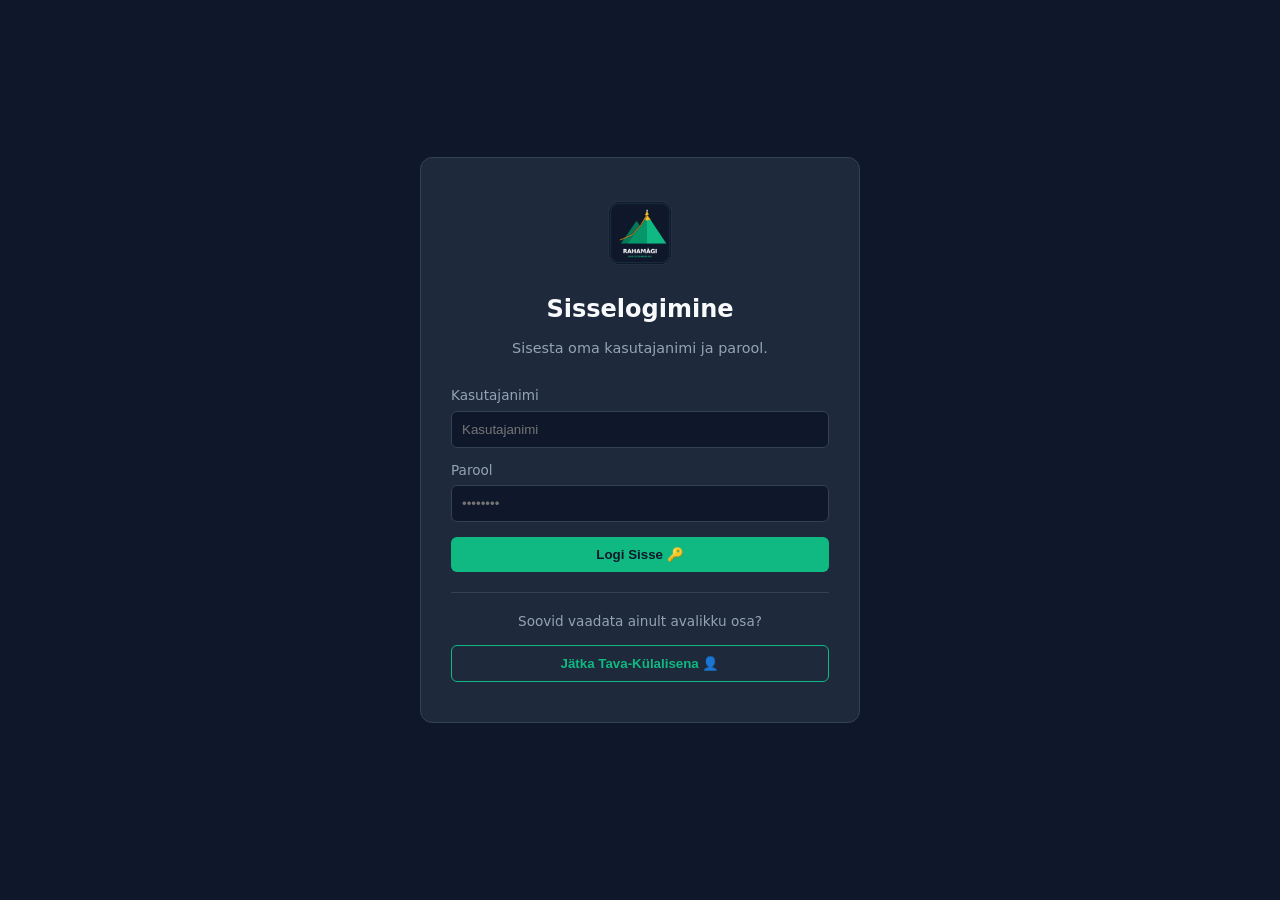
<file: index.html>
<!DOCTYPE html>
<html lang="et">
<head>
    <meta charset="UTF-8">
    <meta name="viewport" content="width=device-width, initial-scale=1.0">
    <title>Rahamägi | Finantsvabaduse Teekond</title>
    <link rel="stylesheet" href="style.css">
    <script src="auth.js"></script>
</head>
<body>

    <header class="main-header">
        <div class="container nav-content">
            <a href="index.html" class="logo-link">
                <img src="rahamagi_logo_official.png" alt="Rahamägi Logo" class="site-logo">
            </a>
            <nav>
                <ul id="main-nav-links"></ul>
            </nav>
        </div>
    </header>

    <main class="container" style="padding-top: 50px;">
        <div class="card" style="text-align: center; padding: 60px 20px;">
            <h1 style="font-size: 2.8rem; margin-bottom: 15px; color: var(--accent-gold);">Tere tulemast Rahamäele! 🚀</h1>
            <p style="font-size: 1.2rem; color: var(--text-muted); max-width: 600px; margin: 0 auto 30px auto;">
                Jälgi minu teekonda finantsvabaduseni, tutvu avaliku investeerimisportfelliga ning arvuta oma liitintressi kasvu.
            </p>
            <div style="display: flex; gap: 15px; justify-content: center;">
                <a href="portfell.html" class="btn">Vaata Portfelli 📊</a>
                <a href="blog.html" class="btn" style="background: var(--card-bg); border: 1px solid var(--border-color); color: white;">Loe Blogi 📝</a>
            </div>
        </div>
    </main>

    <footer>
        <p>&copy; 2026 Rahamägi Blogi. Kõik õigused kaitstud.</p>
    </footer>

</body>
</html>
</file>
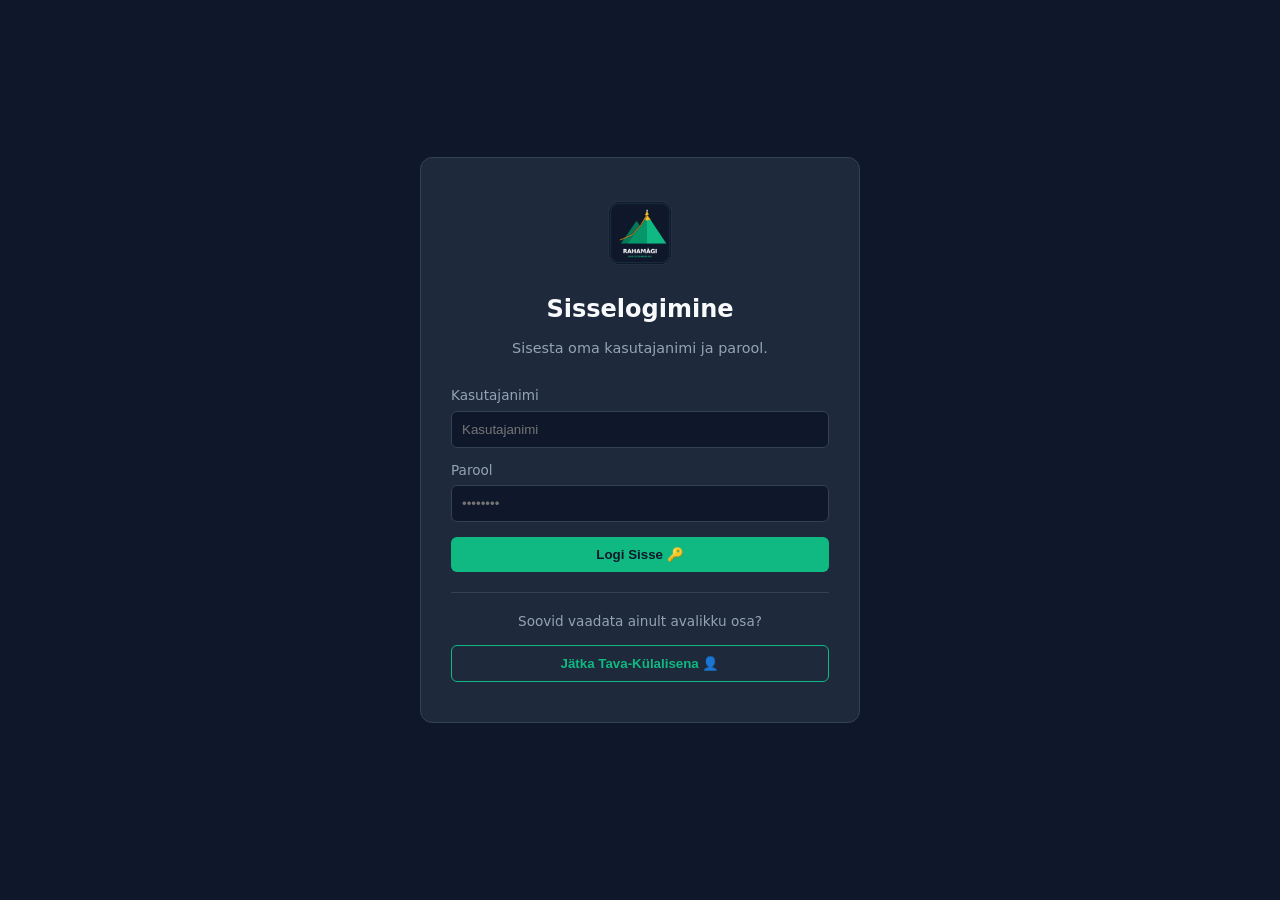
<file: admin.html>
<!DOCTYPE html>
<html lang="et">
<head>
    <meta charset="UTF-8">
    <meta name="viewport" content="width=device-width, initial-scale=1.0">
    <title>Admin Juhtpaneel</title>
    <style>
        * { box-sizing: border-box; margin: 0; padding: 0; font-family: 'Segoe UI', sans-serif; }
        body { background: #0f172a; color: #f8fafc; display: flex; min-height: 100vh; }
        
        .sidebar { width: 250px; background: #1e293b; padding: 25px; border-right: 1px solid #334155; }
        .sidebar h2 { color: #10b981; margin-bottom: 30px; font-size: 1.2rem; }
        .menu { list-style: none; }
        .menu li { margin-bottom: 12px; }
        .menu a { color: #94a3b8; text-decoration: none; font-weight: 600; display: block; padding: 10px; border-radius: 6px; }
        .menu a.active, .menu a:hover { background: #334155; color: white; }
        
        .main { flex-grow: 1; padding: 40px; overflow-y: auto; }
        .card { background: #1e293b; padding: 25px; border-radius: 10px; border: 1px solid #334155; margin-bottom: 30px; }
        
        .form-group { margin-bottom: 20px; }
        .form-group label { display: block; margin-bottom: 8px; color: #cbd5e1; }
        .form-group input, .form-group select, .form-group textarea { width: 100%; padding: 12px; background: #0f172a; border: 1px solid #334155; border-radius: 6px; color: white; font-size: 1rem; }
        .form-group textarea { height: 150px; }
        
        .btn { background: #10b981; color: white; border: none; padding: 12px 24px; border-radius: 6px; font-weight: bold; cursor: pointer; }
        .btn:hover { background: #059669; }
        .btn-danger { background: #ef4444; padding: 6px 12px; font-size: 0.85rem; }
        
        table { width: 100%; border-collapse: collapse; margin-top: 15px; }
        th, td { padding: 12px; text-align: left; border-bottom: 1px solid #334155; }
        th { color: #94a3b8; }
        .preview-img { max-width: 100px; max-height: 60px; border-radius: 4px; margin-top: 10px; display: none; }
    </style>
</head>
<body>

    <aside class="sidebar">
        <h2>Admin Paneel</h2>
        <ul class="menu">
            <li><a href="#" class="active">Lisa Postitus</a></li>
            <li><a href="index.html" target="_blank">Vaata Veebilehte &nearr;</a></li>
            <li><a href="#" onclick="logout()" style="color: #ef4444; margin-top: 40px;">Logi välja</a></li>
        </ul>
    </aside>

    <main class="main">
        <h1 style="margin-bottom: 30px;">Uue artikli lisamine</h1>

        <div class="card">
            <form id="addPostForm">
                <div class="form-group">
                    <label>Pealkiri</label>
                    <input type="text" id="postTitle" placeholder="Nt: Minu augustikuu portfelli ülevaade" required>
                </div>
                <div class="form-group">
                    <label>Kategooria</label>
                    <select id="postCategory">
                        <option value="Aktsiad">Aktsiad</option>
                        <option value="Säästmine">Säästmine</option>
                        <option value="Kinnisvara">Kinnisvara</option>
                        <option value="Ülevaated">Portfelli Ülevaated</option>
                    </select>
                </div>
                <div class="form-group">
                    <label>Pilt (Lae arvutist fail või pane veebi URL)</label>
                    <input type="file" id="postImageFile" accept="image/*" onchange="convertImageToBase64(event)">
                    <input type="url" id="postImageUrl" placeholder="Või kleebi pildi URL siia..." style="margin-top: 10px;">
                    <img id="imgPreview" class="preview-img" alt="Pildi eelvaade">
                </div>
                <div class="form-group">
                    <label>Postituse Lühikokkuvõte (Kuvatakse kaardil)</label>
                    <input type="text" id="postSummary" placeholder="Lühike sissejuhatus..." required>
                </div>
                <div class="form-group">
                    <label>Täielik Sisu</label>
                    <textarea id="postContent" placeholder="Kirjuta siia pikem tekst..." required></textarea>
                </div>
                <button type="submit" class="btn">Avalda Artikkel</button>
            </form>
        </div>

        <h2>Olemasolevad artiklid</h2>
        <div class="card">
            <table>
                <thead>
                    <tr>
                        <th>Pealkiri</th>
                        <th>Kategooria</th>
                        <th>Kuupäev</th>
                        <th>Tegevus</th>
                    </tr>
                </thead>
                <tbody id="adminPostsTable">
                    <!-- Postituste tabel -->
                </tbody>
            </table>
        </div>
    </main>

    <script>
        // Turvakontroll
        if(localStorage.getItem('isAdminLoggedIn') !== 'true') {
            window.location.href = 'login.html';
        }

        let base64Image = '';

        function convertImageToBase64(event) {
            const file = event.target.files[0];
            if (file) {
                const reader = new FileReader();
                reader.onload = function(e) {
                    base64Image = e.target.result;
                    const preview = document.getElementById('imgPreview');
                    preview.src = base64Image;
                    preview.style.display = 'block';
                };
                reader.readAsDataURL(file);
            }
        }

        document.getElementById('addPostForm').addEventListener('submit', function(e) {
            e.preventDefault();
            const posts = JSON.parse(localStorage.getItem('my_blog_posts')) || [];

            const imageUrl = base64Image || document.getElementById('postImageUrl').value || 'https://images.unsplash.com/photo-1579621970563-ebec7560ff3e?w=800';

            const newPost = {
                id: Date.now(),
                title: document.getElementById('postTitle').value,
                category: document.getElementById('postCategory').value,
                summary: document.getElementById('postSummary').value,
                content: document.getElementById('postContent').value,
                image: imageUrl,
                date: new Date().toLocaleDateString('et-EE')
            };

            posts.unshift(newPost);
            localStorage.setItem('my_blog_posts', JSON.stringify(posts));

            alert('Postitus on edukalt lisatud ja veebilehel nähtav!');
            this.reset();
            document.getElementById('imgPreview').style.display = 'none';
            base64Image = '';
            renderTable();
        });

        function renderTable() {
            const posts = JSON.parse(localStorage.getItem('my_blog_posts')) || [];
            const tbody = document.getElementById('adminPostsTable');
            tbody.innerHTML = '';

            posts.forEach(post => {
                tbody.innerHTML += `
                    <tr>
                        <td>${post.title}</td>
                        <td>${post.category}</td>
                        <td>${post.date}</td>
                        <td><button class="btn btn-danger" onclick="deletePost(${post.id})">Kustuta</button></td>
                    </tr>
                `;
            });
        }

        function deletePost(id) {
            let posts = JSON.parse(localStorage.getItem('my_blog_posts')) || [];
            posts = posts.filter(p => p.id !== id);
            localStorage.setItem('my_blog_posts', JSON.stringify(posts));
            renderTable();
        }

        function logout() {
            localStorage.removeItem('isAdminLoggedIn');
            window.location.href = 'login.html';
        }

        renderTable();
    </script>
</body>
</html>
</file>
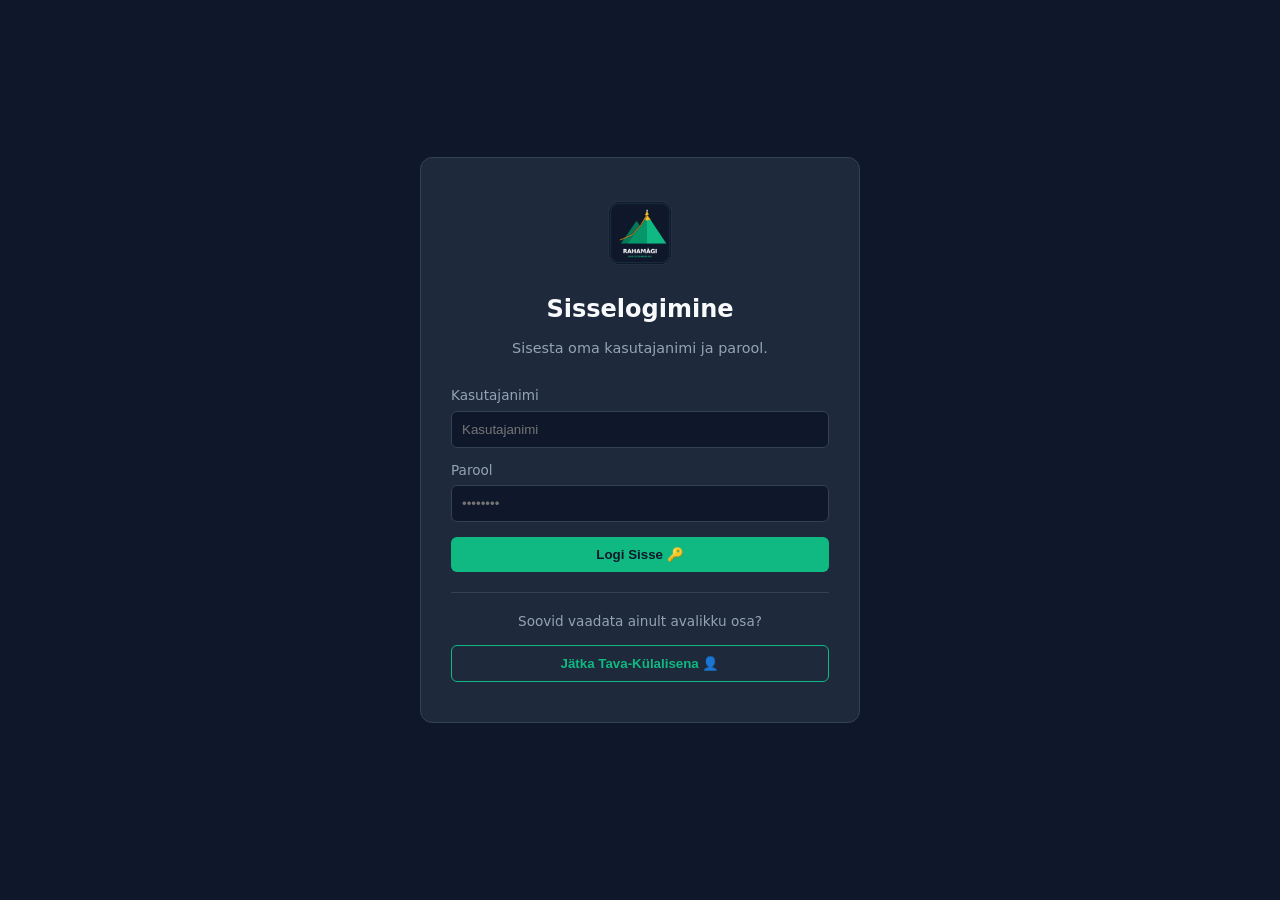
<file: blog.html>
<!DOCTYPE html>
<html lang="et">
<head>
    <meta charset="UTF-8">
    <meta name="viewport" content="width=device-width, initial-scale=1.0">
    <title>Rahamägi | Blogi</title>
    <link rel="stylesheet" href="style.css">
    <script src="auth.js"></script>

    <!-- Quill.js - Võimaldab lisada pilte ja vormindada teksti teksti vahel -->
    <link href="https://cdn.quilljs.com/1.3.6/quill.snow.css" rel="stylesheet">
    <script src="https://cdn.quilljs.com/1.3.6/quill.min.js"></script>

    <style>
        .blog-header {
            display: flex;
            justify-content: space-between;
            align-items: center;
            margin-bottom: 30px;
            flex-wrap: wrap;
            gap: 15px;
        }

        .posts-grid {
            display: grid;
            grid-template-columns: repeat(auto-fill, minmax(300px, 1fr));
            gap: 25px;
            margin-bottom: 50px;
        }

        .post-card {
            background: var(--card-bg);
            border: 1px solid var(--border-color);
            border-radius: 12px;
            overflow: hidden;
            display: flex;
            flex-direction: column;
            transition: transform 0.2s, border-color 0.2s;
        }

        .post-card:hover {
            transform: translateY(-4px);
            border-color: #475569;
        }

        .post-card-content {
            padding: 20px;
            display: flex;
            flex-direction: column;
            flex: 1;
        }

        .post-date {
            font-size: 0.8rem;
            color: var(--text-muted);
            margin-bottom: 8px;
        }

        .post-title {
            font-size: 1.25rem;
            color: var(--text-main);
            margin-bottom: 12px;
            line-height: 1.3;
        }

        .post-excerpt {
            font-size: 0.9rem;
            color: #cbd5e1;
            line-height: 1.5;
            margin-bottom: 20px;
            flex: 1;
        }

        .post-actions {
            display: flex;
            justify-content: space-between;
            align-items: center;
            border-top: 1px solid var(--border-color);
            padding-top: 15px;
            margin-top: auto;
        }

        /* Modal redaktori jaoks */
        .modal {
            display: none;
            position: fixed;
            top: 0; left: 0; width: 100%; height: 100%;
            background: rgba(0,0,0,0.8);
            z-index: 1000;
            justify-content: center;
            align-items: center;
            padding: 20px;
        }

        .modal-content {
            background: #1e293b;
            border: 1px solid var(--border-color);
            border-radius: 12px;
            max-width: 800px;
            width: 100%;
            max-height: 90vh;
            overflow-y: auto;
            padding: 30px;
            color: white;
        }

        /* Quilli redaktori tumeda teema kohandus */
        .ql-toolbar { background: #0f172a; border-color: var(--border-color) !important; border-radius: 6px 6px 0 0; }
        .ql-container { background: #0f172a; border-color: var(--border-color) !important; border-radius: 0 0 6px 6px; color: white; font-size: 1rem; min-height: 200px; }
        .ql-stroke { stroke: #cbd5e1 !important; }
        .ql-fill { fill: #cbd5e1 !important; }
        .ql-picker { color: #cbd5e1 !important; }
    </style>
</head>
<body>

    <header class="main-header">
        <div class="container nav-content">
            <a href="index.html" class="logo-link">
                <img src="rahamagi_logo_official.png" alt="Rahamägi Logo" class="site-logo">
            </a>
            <nav><ul id="main-nav-links"></ul></nav>
        </div>
    </header>

    <main class="container" style="padding-top: 40px;">
        <div class="blog-header">
            <div>
                <h1 style="color: var(--accent-gold); margin-bottom: 5px;">📰 Rahamägi Blogi</h1>
                <p style="color: var(--text-muted);">Mõtted investeerimisest, finantsvabadusest ja portfelli käekäigust.</p>
            </div>
            <div id="admin-add-btn-container"></div>
        </div>

        <!-- POSTITUSTE RUUDUSTIK -->
        <div id="posts-container" class="posts-grid"></div>
    </main>

    <!-- ADMINI POSTITUSE MODAL (UUS / MUUDA) -->
    <div id="post-modal" class="modal">
        <div class="modal-content">
            <h2 id="modal-title" style="margin-bottom: 20px; color: var(--accent-gold);">Uus Postitus</h2>
            <form id="post-form">
                <input type="hidden" id="edit-post-id">
                
                <div style="margin-bottom: 15px;">
                    <label style="display:block; font-size:0.85rem; color:var(--text-muted); margin-bottom:5px;">Pealkiri</label>
                    <input type="text" id="post-title-input" required placeholder="Sisesta postituse pealkiri" style="width:100%; padding:10px; background:#0f172a; border:1px solid var(--border-color); color:white; border-radius:6px;">
                </div>

                <div style="margin-bottom: 15px;">
                    <label style="display:block; font-size:0.85rem; color:var(--text-muted); margin-bottom:5px;">Lühikirjeldus (kuvatakse kaartidel)</label>
                    <textarea id="post-excerpt-input" required placeholder="Lühike kokkuvõte..." rows="2" style="width:100%; padding:10px; background:#0f172a; border:1px solid var(--border-color); color:white; border-radius:6px;"></textarea>
                </div>

                <div style="margin-bottom: 20px;">
                    <label style="display:block; font-size:0.85rem; color:var(--text-muted); margin-bottom:5px;">Sisu (saad teksti vahele lisada pilte 🖼️ nuppudest)</label>
                    <div id="quill-editor"></div>
                </div>

                <div style="display:flex; justify-content:flex-end; gap:10px;">
                    <button type="button" onclick="closeModal()" class="btn" style="background:transparent; border:1px solid var(--border-color);">Tühista</button>
                    <button type="submit" class="btn">Salvesta Postitus 💾</button>
                </div>
            </form>
        </div>
    </div>

    <script>
        const currentUser = JSON.parse(localStorage.getItem('rahamagi_user'));
        const isAdmin = currentUser?.role === 'admin';

        // Näidispostitused (kui localStorage on tühi)
        const defaultPosts = [
            {
                id: "101",
                date: "2026-09-01",
                title: "Kuidas alustasin portfelli kasvatamist 2026. aastal",
                excerpt: "Esimene ülevaade minu eesmärkidest, strateegiast ning varade jaotusest.",
                content: "<p>Tere tulemast minu blogisse! Siin teekonnal jagan avameelselt oma samme investeerimismaailmas.</p><p>Minu peamine fookus on laiapõhjalistel ETF-idel ja dividendiaktsiatel.</p><p><img src='https://images.unsplash.com/photo-1611974789855-9c2a0a7236a3?auto=format&fit=crop&w=800&q=80'></p><p>Pildil on näha turu liikumist. Oluline on hoida külma närvi ja investeerida regulaarselt iga kuu!</p>"
            }
        ];

        let posts = JSON.parse(localStorage.getItem('rahamagi_posts')) || defaultPosts;

        // Initsialiseeri Quill editor
        var quill = new Quill('#quill-editor', {
            theme: 'snow',
            modules: {
                toolbar: [
                    [{ 'header': [1, 2, false] }],
                    ['bold', 'italic', 'underline'],
                    [{ 'list': 'ordered'}, { 'list': 'bullet' }],
                    ['link', 'image'], // Piltide lisamise nupp
                    ['clean']
                ]
            }
        });

        // Kuva Admini "+ Uus Postitus" nupp
        if (isAdmin) {
            document.getElementById('admin-add-btn-container').innerHTML = `
                <button onclick="openModal()" class="btn">+ Lisa Uus Postitus ✏️</button>
            `;
        }

        function renderPosts() {
            const container = document.getElementById('posts-container');
            container.innerHTML = '';

            if (posts.length === 0) {
                container.innerHTML = '<p style="color:var(--text-muted);">Postitusi veel pole.</p>';
                return;
            }

            // Sorteeri uuemad ettepoole
            const sorted = [...posts].sort((a,b) => new Date(b.date) - new Date(a.date));

            sorted.forEach(post => {
                const card = document.createElement('div');
                card.className = 'post-card';
                card.innerHTML = `
                    <div class="post-card-content">
                        <div class="post-date">🗓️ ${post.date}</div>
                        <h2 class="post-title">${post.title}</h2>
                        <p class="post-excerpt">${post.excerpt}</p>
                        
                        <div class="post-actions">
                            <a href="post.html?id=${post.id}" class="btn" style="padding: 6px 14px; font-size: 0.85rem;">Loe edasi ➔</a>
                            
                            ${isAdmin ? `
                                <div style="display:flex; gap:6px;">
                                    <button onclick="editPost('${post.id}')" class="btn" style="padding: 4px 10px; font-size:0.8rem; background: rgba(245, 158, 11, 0.2); color: var(--accent-gold); border: 1px solid var(--accent-gold);">✏️ Muuda</button>
                                    <button onclick="deletePost('${post.id}')" class="btn" style="padding: 4px 10px; font-size:0.8rem; background: rgba(239, 68, 68, 0.2); color: #ef4444; border: 1px solid #ef4444;">🗑️</button>
                                </div>
                            ` : ''}
                        </div>
                    </div>
                `;
                container.appendChild(card);
            });
        }

        function openModal(editId = null) {
            document.getElementById('post-modal').style.display = 'flex';
            if (editId) {
                const p = posts.find(item => item.id === editId);
                document.getElementById('modal-title').innerText = 'Muuda Postitust';
                document.getElementById('edit-post-id').value = p.id;
                document.getElementById('post-title-input').value = p.title;
                document.getElementById('post-excerpt-input').value = p.excerpt;
                quill.root.innerHTML = p.content || '';
            } else {
                document.getElementById('modal-title').innerText = 'Uus Postitus';
                document.getElementById('edit-post-id').value = '';
                document.getElementById('post-title-input').value = '';
                document.getElementById('post-excerpt-input').value = '';
                quill.root.innerHTML = '';
            }
        }

        function closeModal() {
            document.getElementById('post-modal').style.display = 'none';
        }

        document.getElementById('post-form').addEventListener('submit', function(e) {
            e.preventDefault();
            if (!isAdmin) return;

            const editId = document.getElementById('edit-post-id').value;
            const title = document.getElementById('post-title-input').value.trim();
            const excerpt = document.getElementById('post-excerpt-input').value.trim();
            const content = quill.root.innerHTML;

            if (editId) {
                // Muuda olemasolevat
                const idx = posts.findIndex(p => p.id === editId);
                if (idx !== -1) {
                    posts[idx].title = title;
                    posts[idx].excerpt = excerpt;
                    posts[idx].content = content;
                }
            } else {
                // Lisa uus postitus
                const newPost = {
                    id: Date.now().toString(),
                    date: new Date().toISOString().split('T')[0],
                    title,
                    excerpt,
                    content
                };
                posts.push(newPost);
            }

            localStorage.setItem('rahamagi_posts', JSON.stringify(posts));
            closeModal();
            renderPosts();
        });

        function editPost(id) {
            openModal(id);
        }

        function deletePost(id) {
            if (!isAdmin) return;
            if (confirm('Kas oled kindel, et soovid selle postituse kustutada?')) {
                posts = posts.filter(p => p.id !== id);
                localStorage.setItem('rahamagi_posts', JSON.stringify(posts));
                renderPosts();
            }
        }

        renderPosts();
    </script>
</body>
</html>
</file>
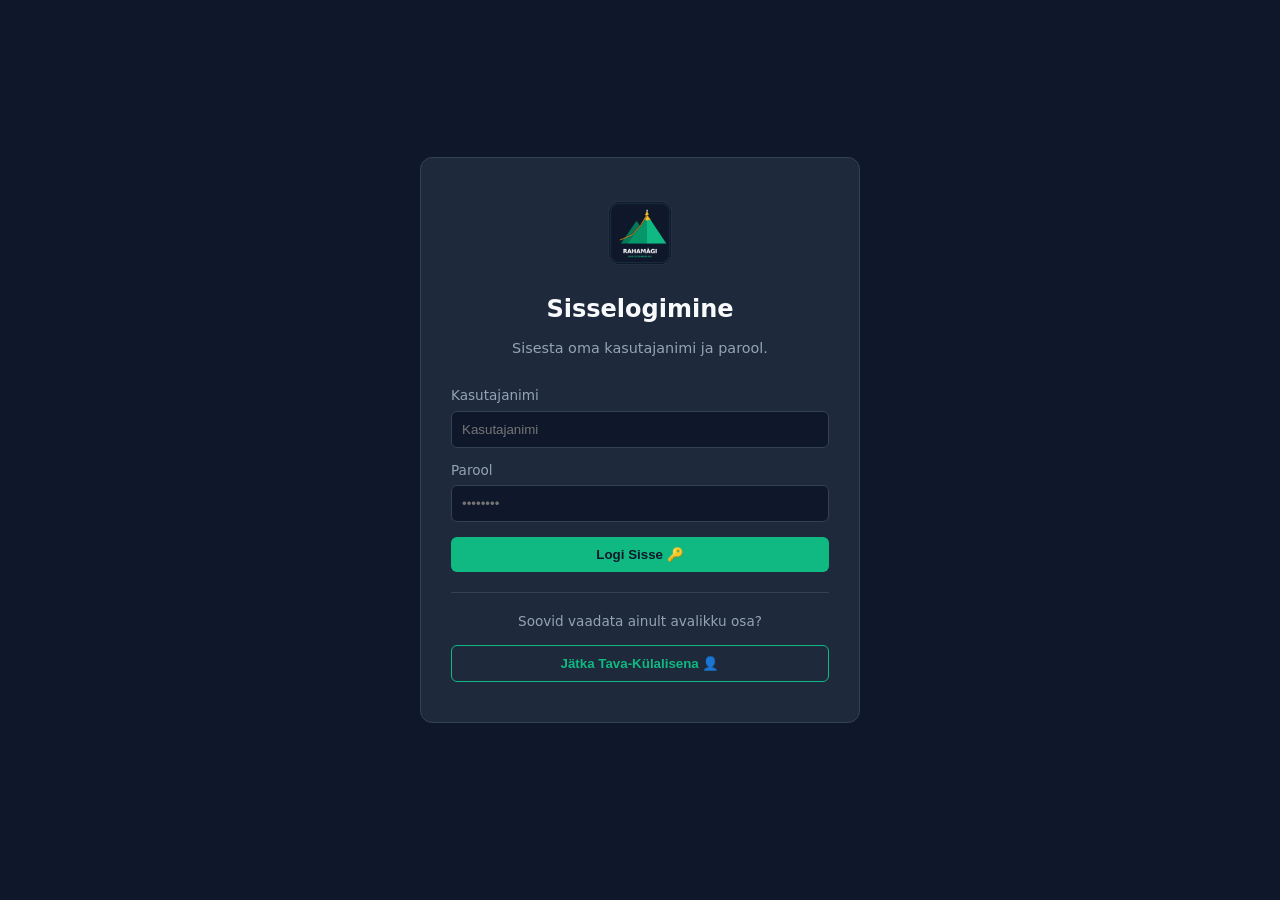
<file: eesmargid.html>
<!DOCTYPE html>
<html lang="et">
<head>
    <meta charset="UTF-8">
    <meta name="viewport" content="width=device-width, initial-scale=1.0">
    <title>Rahamägi | 10 Tuleviku Eesmärki</title>
    <link rel="stylesheet" href="style.css">
    <script src="auth.js"></script>
    <style>
        .goal-card {
            background: var(--card-bg);
            border: 1px solid var(--border-color);
            border-radius: 12px;
            padding: 18px 24px;
            display: flex;
            align-items: center;
            justify-content: space-between;
            gap: 15px;
            transition: all 0.2s ease;
        }

        .goal-card:hover { border-color: #475569; }

        .goal-card.completed {
            background: rgba(16, 185, 129, 0.05);
            border-color: rgba(16, 185, 129, 0.3);
        }

        .goal-left {
            display: flex;
            align-items: center;
            gap: 15px;
            flex: 1;
        }

        .goal-num {
            font-weight: bold;
            color: var(--accent-gold);
            font-size: 1.1rem;
            min-width: 35px;
        }

        .goal-text {
            font-size: 1.05rem;
            color: var(--text-main);
            line-height: 1.4;
        }

        .goal-card.completed .goal-text {
            text-decoration: line-through;
            color: var(--text-muted);
        }

        .btn-edit-action {
            background: rgba(255, 255, 255, 0.08);
            border: 1px solid var(--border-color);
            color: var(--text-main);
            padding: 6px 14px;
            border-radius: 6px;
            cursor: pointer;
            font-size: 0.85rem;
            font-weight: bold;
            transition: all 0.2s;
            white-space: nowrap;
        }

        .btn-edit-action:hover {
            background: var(--accent-gold);
            color: #0f172a;
            border-color: var(--accent-gold);
        }

        .edit-input {
            width: 100%;
            padding: 8px 12px;
            background: #0f172a;
            border: 1px solid var(--accent-gold);
            color: white;
            border-radius: 6px;
            font-size: 1rem;
        }

        .role-notice {
            background: rgba(245, 158, 11, 0.1);
            border: 1px solid var(--accent-gold);
            color: var(--accent-gold);
            padding: 12px 18px;
            border-radius: 8px;
            margin-bottom: 20px;
            font-size: 0.9rem;
            display: flex;
            align-items: center;
            gap: 10px;
        }
    </style>
</head>
<body>

    <header class="main-header">
        <div class="container nav-content">
            <a href="index.html" class="logo-link">
                <img src="rahamagi_logo_official.png" alt="Rahamägi Logo" class="site-logo">
            </a>
            <nav><ul id="main-nav-links"></ul></nav>
        </div>
    </header>

    <main class="container" style="padding-top: 40px; max-width: 850px;">
        <div class="card" style="border-left: 4px solid var(--accent-gold); margin-bottom: 20px;">
            <h1 style="color: var(--accent-gold); margin-bottom: 5px;">🎯 Minu 10 Tuleviku Eesmärki</h1>
            <p style="color: var(--text-muted); font-size: 0.95rem;">
                🔒 *Kaitstud leht.* Siin on välja toodud minu pikemaajalised sihid ja teetähised.
            </p>
        </div>

        <div id="role-notice-container"></div>

        <div id="goals-container" style="display: flex; flex-direction: column; gap: 12px; margin-bottom: 50px;">
        </div>
    </main>

    <script>
        const currentUser = JSON.parse(localStorage.getItem('rahamagi_user'));
        const isAdmin = currentUser?.role === 'admin';

        // Eri-Külalise teavitus
        if (currentUser?.role === 'specialguest') {
            document.getElementById('role-notice-container').innerHTML = `
                <div class="role-notice">
                    <span>⭐</span>
                    <div><strong>Eri-Külalise vaatamisrežiim:</strong> Sulle on avatud eesmärkide leht, kuid muudatuste tegemine on lubatud ainult Admin kasutajale.</div>
                </div>
            `;
        }

        const defaultGoals = [
            { id: 1, text: "Kasvatada investeerimisportfell 50 000 eurost kõrgemale", done: false, isEditing: false },
            { id: 2, text: "Saavutada igakuine passiivne dividenditulu 200 €", done: false, isEditing: false },
            { id: 3, text: "Osta esimene üürikinnisvara objekt", done: false, isEditing: false },
            { id: 4, text: "Lugeda läbi 12 finants- ja investeerimisraamatut aastas", done: false, isEditing: false },
            { id: 5, text: "Automiseerida igakuine 500 € sissemakse S&P 500 fondi", done: false, isEditing: false },
            { id: 6, text: "Lüüa kokku ja hoida hädaabifondi 6 kuu kulude ulatuses", done: false, isEditing: false },
            { id: 7, text: "Reisida Aasiasse ilma töömuresid tundmata", done: false, isEditing: false },
            { id: 8, text: "Luua lisatulu allikas oma veebiprojektist", done: false, isEditing: false },
            { id: 9, text: "Koolitada ennast optsioonide ja võlakirjade teemal", done: false, isEditing: false },
            { id: 10, text: "Saavutada täielik finantsvabadus", done: false, isEditing: false }
        ];

        let goals = JSON.parse(localStorage.getItem('rahamagi_goals')) || defaultGoals;

        function saveGoalsStorage() {
            if (isAdmin) {
                localStorage.setItem('rahamagi_goals', JSON.stringify(goals));
            }
        }

        function renderGoals() {
            const container = document.getElementById('goals-container');
            container.innerHTML = '';

            goals.forEach((g, index) => {
                const card = document.createElement('div');
                card.className = `goal-card ${g.done ? 'completed' : ''}`;

                if (g.isEditing && isAdmin) {
                    card.innerHTML = `
                        <div class="goal-left">
                            <span class="goal-num">#${index + 1}</span>
                            <input type="text" id="input-${index}" class="edit-input" value="${g.text}">
                        </div>
                        <div style="display: flex; gap: 8px;">
                            <button onclick="saveSingleGoal(${index})" class="btn" style="padding: 6px 14px; font-size: 0.85rem;">Salvesta 💾</button>
                            <button onclick="cancelEdit(${index})" class="btn-edit-action">Tühista</button>
                        </div>
                    `;
                } else {
                    card.innerHTML = `
                        <div class="goal-left">
                            <span class="goal-num">#${index + 1}</span>
                            <input type="checkbox" ${g.done ? 'checked' : ''} ${isAdmin ? `onchange="toggleDone(${index})"` : 'disabled'} style="width: 20px; height: 20px; ${isAdmin ? 'cursor: pointer;' : 'cursor: not-allowed;'}">
                            <span class="goal-text">${g.text}</span>
                        </div>
                        ${isAdmin ? `<button onclick="enableEdit(${index})" class="btn-edit-action">✏️ Muuda</button>` : ''}
                    `;
                }

                container.appendChild(card);
            });
        }

        function toggleDone(index) {
            if (!isAdmin) return;
            goals[index].done = !goals[index].done;
            saveGoalsStorage();
            renderGoals();
        }

        function enableEdit(index) {
            if (!isAdmin) return;
            goals[index].isEditing = true;
            renderGoals();
            const inputEl = document.getElementById(`input-${index}`);
            if (inputEl) inputEl.focus();
        }

        function cancelEdit(index) {
            goals[index].isEditing = false;
            renderGoals();
        }

        function saveSingleGoal(index) {
            if (!isAdmin) return;
            const inputEl = document.getElementById(`input-${index}`);
            if (inputEl && inputEl.value.trim() !== '') {
                goals[index].text = inputEl.value.trim();
                goals[index].isEditing = false;
                saveGoalsStorage();
                renderGoals();
            }
        }

        renderGoals();
    </script>
</body>
</html>
</file>
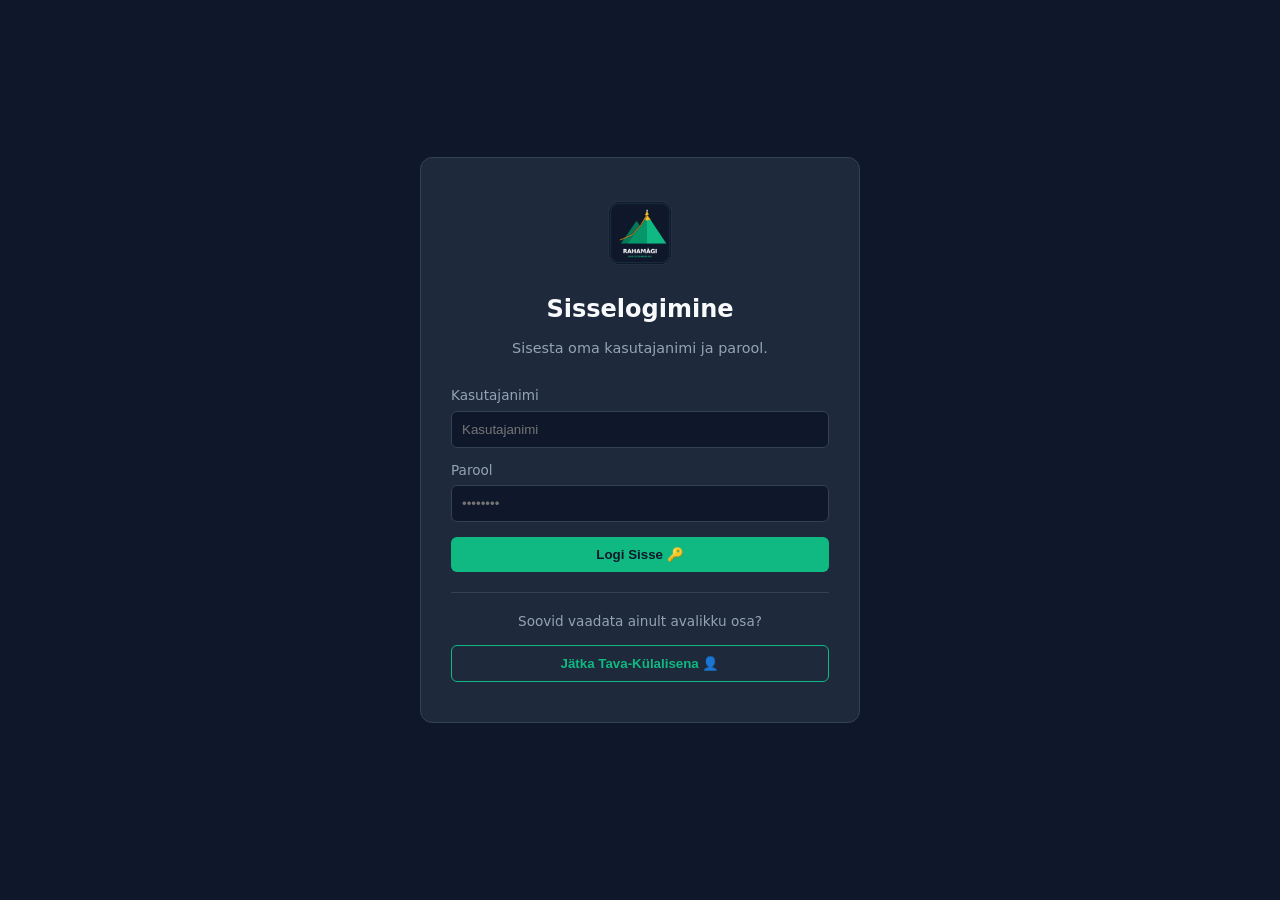
<file: kalkulaator.html>
<!DOCTYPE html>
<html lang="et">
<head>
    <meta charset="UTF-8">
    <meta name="viewport" content="width=device-width, initial-scale=1.0">
    <title>Rahamägi | Kalkulaator</title>
    <link rel="stylesheet" href="style.css">
    <script src="auth.js"></script>
</head>
<body>

    <header class="main-header">
        <div class="container nav-content">
            <a href="index.html" class="logo-link">
                <img src="rahamagi_logo_official.png" alt="Rahamägi Logo" class="site-logo">
            </a>
            <nav>
                <ul id="main-nav-links"></ul>
            </nav>
        </div>
    </header>

    <main class="container" style="padding-top: 40px;">
        <div class="card" style="max-width: 600px; margin: 0 auto;">
            <h2 style="margin-bottom: 20px; color: var(--accent-gold);">🧮 Liitintressi Kalkulaator</h2>
            
            <div style="margin-bottom: 15px;">
                <label style="display:block; margin-bottom: 5px; color: var(--text-muted);">Algsumma (€):</label>
                <input type="number" id="calc-start" value="1000" style="width:100%; padding:10px; background:#0f172a; border:1px solid var(--border-color); color:white; border-radius:6px;">
            </div>

            <div style="margin-bottom: 15px;">
                <label style="display:block; margin-bottom: 5px; color: var(--text-muted);">Igakuine sissemakse (€):</label>
                <input type="number" id="calc-monthly" value="200" style="width:100%; padding:10px; background:#0f172a; border:1px solid var(--border-color); color:white; border-radius:6px;">
            </div>

            <div style="margin-bottom: 15px;">
                <label style="display:block; margin-bottom: 5px; color: var(--text-muted);">Oodatav tootlus aastas (%):</label>
                <input type="number" id="calc-rate" value="8" style="width:100%; padding:10px; background:#0f172a; border:1px solid var(--border-color); color:white; border-radius:6px;">
            </div>

            <div style="margin-bottom: 20px;">
                <label style="display:block; margin-bottom: 5px; color: var(--text-muted);">Periood (aastates):</label>
                <input type="number" id="calc-years" value="10" style="width:100%; padding:10px; background:#0f172a; border:1px solid var(--border-color); color:white; border-radius:6px;">
            </div>

            <button onclick="calculate()" class="btn" style="width: 100%;">Arvuta Tulemus</button>

            <div id="result" style="margin-top: 25px; padding: 15px; background: #0f172a; border-radius: 8px; text-align: center; display: none;">
                <span style="color: var(--text-muted);">Tulevikuväärtus:</span>
                <h2 id="result-value" style="color: var(--accent-green); font-size: 2rem;">0 €</h2>
            </div>
        </div>
    </main>

    <script>
        function calculate() {
            const start = parseFloat(document.getElementById('calc-start').value) || 0;
            const monthly = parseFloat(document.getElementById('calc-monthly').value) || 0;
            const rate = (parseFloat(document.getElementById('calc-rate').value) || 0) / 100 / 12;
            const months = (parseInt(document.getElementById('calc-years').value) || 0) * 12;

            let total = start;
            for (let i = 0; i < months; i++) {
                total = (total + monthly) * (1 + rate);
            }

            document.getElementById('result-value').innerText = total.toLocaleString('et-EE', {maximumFractionDigits: 2}) + ' €';
            document.getElementById('result').style.display = 'block';
        }
    </script>
</body>
</html>
</file>
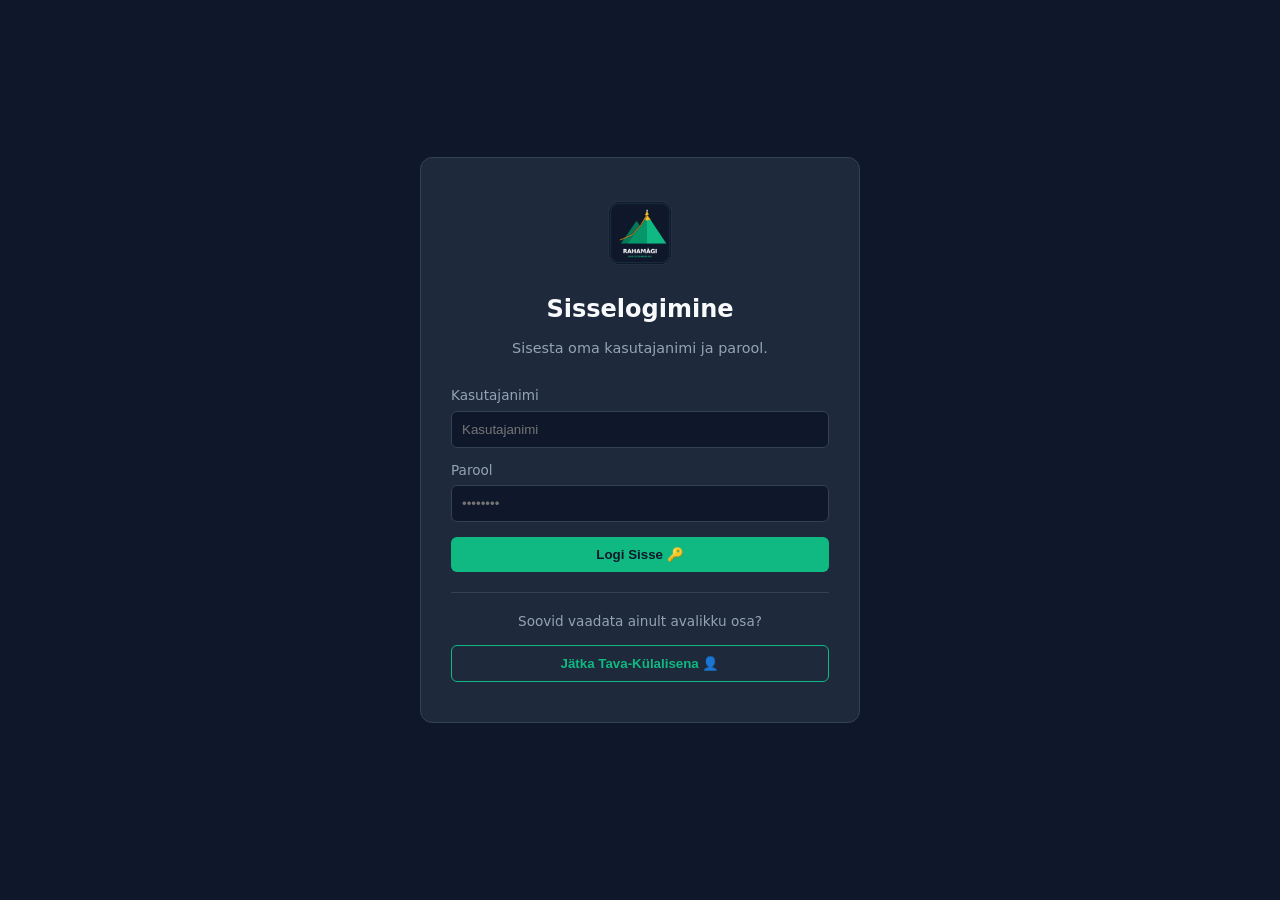
<file: login.html>
<!DOCTYPE html>
<html lang="et">
<head>
    <meta charset="UTF-8">
    <meta name="viewport" content="width=device-width, initial-scale=1.0">
    <title>Rahamägi | Sisselogimine</title>
    <link rel="stylesheet" href="style.css">
</head>
<body style="display: flex; align-items: center; justify-content: center; min-height: 100vh; padding: 20px;">

    <div class="card" style="max-width: 440px; width: 100%; text-align: center; padding: 40px 30px;">
        <img src="rahamagi_logo_official.png" alt="Logo" style="height: 70px; margin-bottom: 15px; border-radius: 12px;">
        <h2 style="margin-bottom: 8px;">Sisselogimine</h2>
        <p style="color: var(--text-muted); font-size: 0.9rem; margin-bottom: 25px;">Sisesta oma kasutajanimi ja parool.</p>

        <!-- PAROOLIGA SISSELOGIMISE VORM -->
        <form id="login-form" style="text-align: left; margin-bottom: 20px;">
            <div style="margin-bottom: 12px;">
                <label style="display:block; font-size: 0.85rem; color: var(--text-muted); margin-bottom: 4px;">Kasutajanimi</label>
                <input type="text" id="username" required placeholder="Kasutajanimi" style="width:100%; padding:10px; background:#0f172a; border:1px solid var(--border-color); color:white; border-radius:6px;">
            </div>
            <div style="margin-bottom: 15px;">
                <label style="display:block; font-size: 0.85rem; color: var(--text-muted); margin-bottom: 4px;">Parool</label>
                <input type="password" id="password" required placeholder="••••••••" style="width:100%; padding:10px; background:#0f172a; border:1px solid var(--border-color); color:white; border-radius:6px;">
            </div>
            <p id="error-msg" style="color: #ef4444; font-size: 0.85rem; display: none; margin-bottom: 10px;">Vale kasutajanimi või parool!</p>
            <button type="submit" class="btn" style="width: 100%;">Logi Sisse 🔑</button>
        </form>

        <div style="border-top: 1px solid var(--border-color); padding-top: 18px; margin-top: 18px;">
            <p style="color: var(--text-muted); font-size: 0.85rem; margin-bottom: 12px;">Soovid vaadata ainult avalikku osa?</p>
            <button onclick="loginAsGuest()" class="btn" style="width: 100%; background: transparent; border: 1px solid var(--accent-green); color: var(--accent-green);">Jätka Tava-Külalisena 👤</button>
        </div>
    </div>

    <script>
        document.getElementById('login-form').addEventListener('submit', function(e) {
            e.preventDefault();
            const u = document.getElementById('username').value.trim();
            const p = document.getElementById('password').value.trim();

            if (u === 'admin' && p === 'admin123') {
                localStorage.setItem('rahamagi_user', JSON.stringify({ role: 'admin', name: 'Admin' }));
                window.location.href = 'index.html';
            } else if (u === 'specialguest' && p === 'special123') {
                localStorage.setItem('rahamagi_user', JSON.stringify({ role: 'specialguest', name: 'Eri-Külaline' }));
                window.location.href = 'index.html';
            } else {
                document.getElementById('error-msg').style.display = 'block';
            }
        });

        function loginAsGuest() {
            localStorage.setItem('rahamagi_user', JSON.stringify({ role: 'guest', name: 'Külaline' }));
            window.location.href = 'index.html';
        }
    </script>
</body>
</html>
</file>
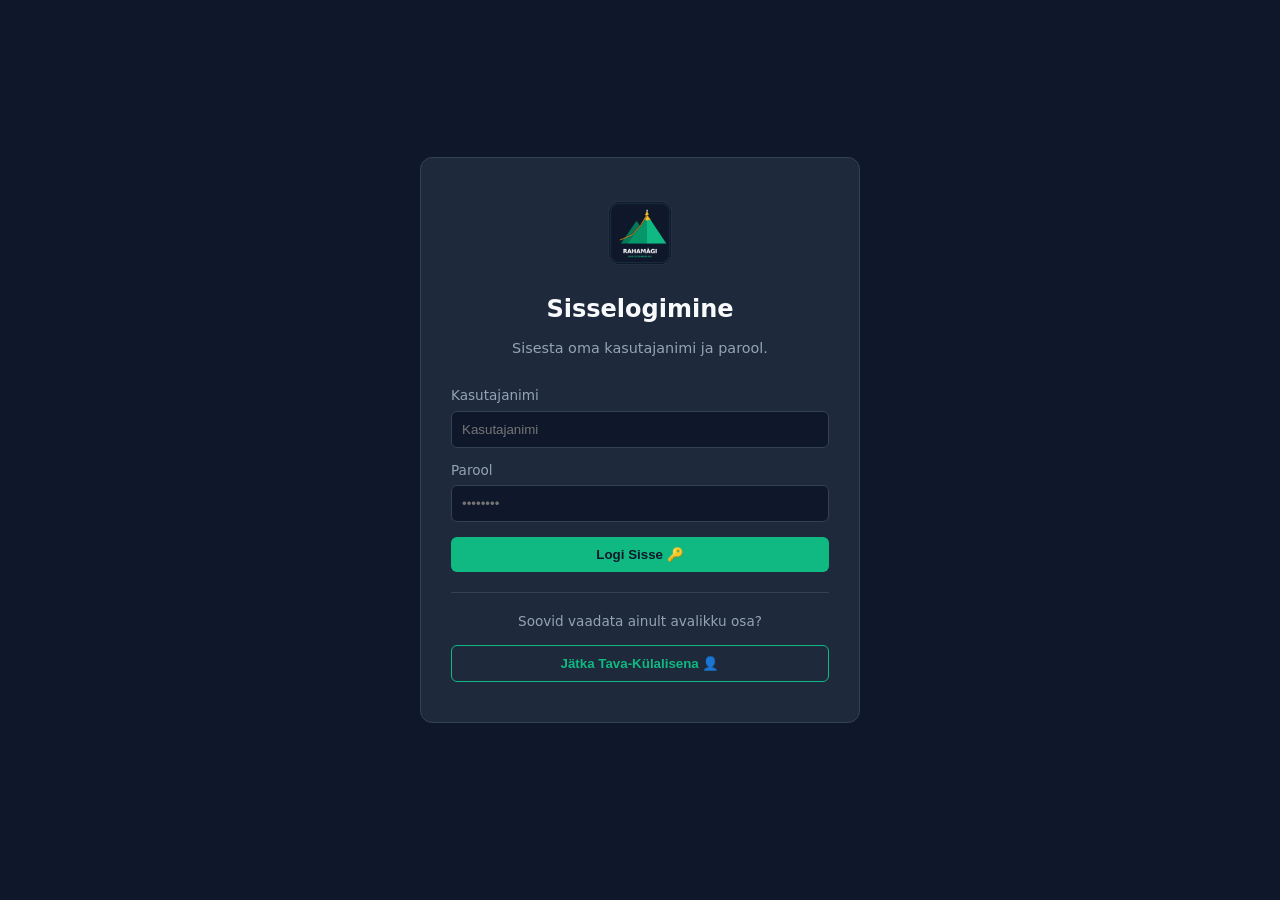
<file: post.html>
<!DOCTYPE html>
<html lang="et">
<head>
    <meta charset="UTF-8">
    <meta name="viewport" content="width=device-width, initial-scale=1.0">
    <title>Rahamägi | Postitus</title>
    <link rel="stylesheet" href="style.css">
    <script src="auth.js"></script>
    <style>
        .post-wrapper {
            max-width: 800px;
            margin: 40px auto 60px auto;
            background: var(--card-bg);
            border: 1px solid var(--border-color);
            border-radius: 12px;
            padding: 35px;
        }

        .post-header {
            border-bottom: 1px solid var(--border-color);
            padding-bottom: 20px;
            margin-bottom: 25px;
        }

        .post-meta {
            font-size: 0.85rem;
            color: var(--text-muted);
            margin-bottom: 10px;
            display: flex;
            align-items: center;
            justify-content: space-between;
        }

        .post-full-title {
            font-size: 2.2rem;
            color: var(--text-main);
            line-height: 1.25;
        }

        /* Postituse sisu kujundus koos piltidega teksti vahel */
        .post-body {
            color: #cbd5e1;
            font-size: 1.05rem;
            line-height: 1.75;
        }

        .post-body p { margin-bottom: 18px; }
        .post-body h1, .post-body h2, .post-body h3 { color: var(--text-main); margin: 25px 0 12px 0; }
        
        /* Teksti sees olevate piltide automaatne kohandamine */
        .post-body img {
            max-width: 100%;
            height: auto;
            border-radius: 8px;
            margin: 20px 0;
            display: block;
            border: 1px solid var(--border-color);
        }

        .post-body ul, .post-body ol { margin-left: 20px; margin-bottom: 18px; }
    </style>
</head>
<body>

    <header class="main-header">
        <div class="container nav-content">
            <a href="index.html" class="logo-link">
                <img src="rahamagi_logo_official.png" alt="Rahamägi Logo" class="site-logo">
            </a>
            <nav><ul id="main-nav-links"></ul></nav>
        </div>
    </header>

    <main class="container">
        <div style="margin-top: 25px;">
            <a href="blog.html" style="color: var(--accent-gold); text-decoration: none; font-size: 0.95rem; font-weight: bold;">← Tagasi blogisse</a>
        </div>

        <div id="post-view-container">
            <!-- POSTITUSE SISU LAETAKSE SIIA JS ABIL -->
        </div>
    </main>

    <script>
        const currentUser = JSON.parse(localStorage.getItem('rahamagi_user'));
        const isAdmin = currentUser?.role === 'admin';

        // Loe URL-ist postituse ID (nt post.html?id=101)
        const urlParams = new URLSearchParams(window.location.search);
        const postId = urlParams.get('id');

        const posts = JSON.parse(localStorage.getItem('rahamagi_posts')) || [];
        const post = posts.find(p => p.id === postId);

        const container = document.getElementById('post-view-container');

        if (!post) {
            container.innerHTML = `
                <div class="post-wrapper" style="text-align: center; padding: 60px 20px;">
                    <h2 style="color: #ef4444; margin-bottom: 10px;">Postitust ei leitud!</h2>
                    <p style="color: var(--text-muted); margin-bottom: 20px;">Võimalik, et see postitus on kustutatud või link on vigane.</p>
                    <a href="blog.html" class="btn">Tagasi Blogisse</a>
                </div>
            `;
        } else {
            container.innerHTML = `
                <article class="post-wrapper">
                    <div class="post-header">
                        <div class="post-meta">
                            <span>🗓️ Avaldatud: ${post.date}</span>
                            ${isAdmin ? `<button onclick="goToEdit('${post.id}')" class="btn" style="padding: 4px 10px; font-size: 0.8rem; background: rgba(245, 158, 11, 0.2); color: var(--accent-gold); border: 1px solid var(--accent-gold);">✏️ Muuda postitust</button>` : ''}
                        </div>
                        <h1 class="post-full-title">${post.title}</h1>
                    </div>
                    
                    <div class="post-body">
                        ${post.content}
                    </div>
                </article>
            `;
        }

        function goToEdit(id) {
            window.location.href = `blog.html?edit=${id}`;
        }
    </script>
</body>
</html>
</file>
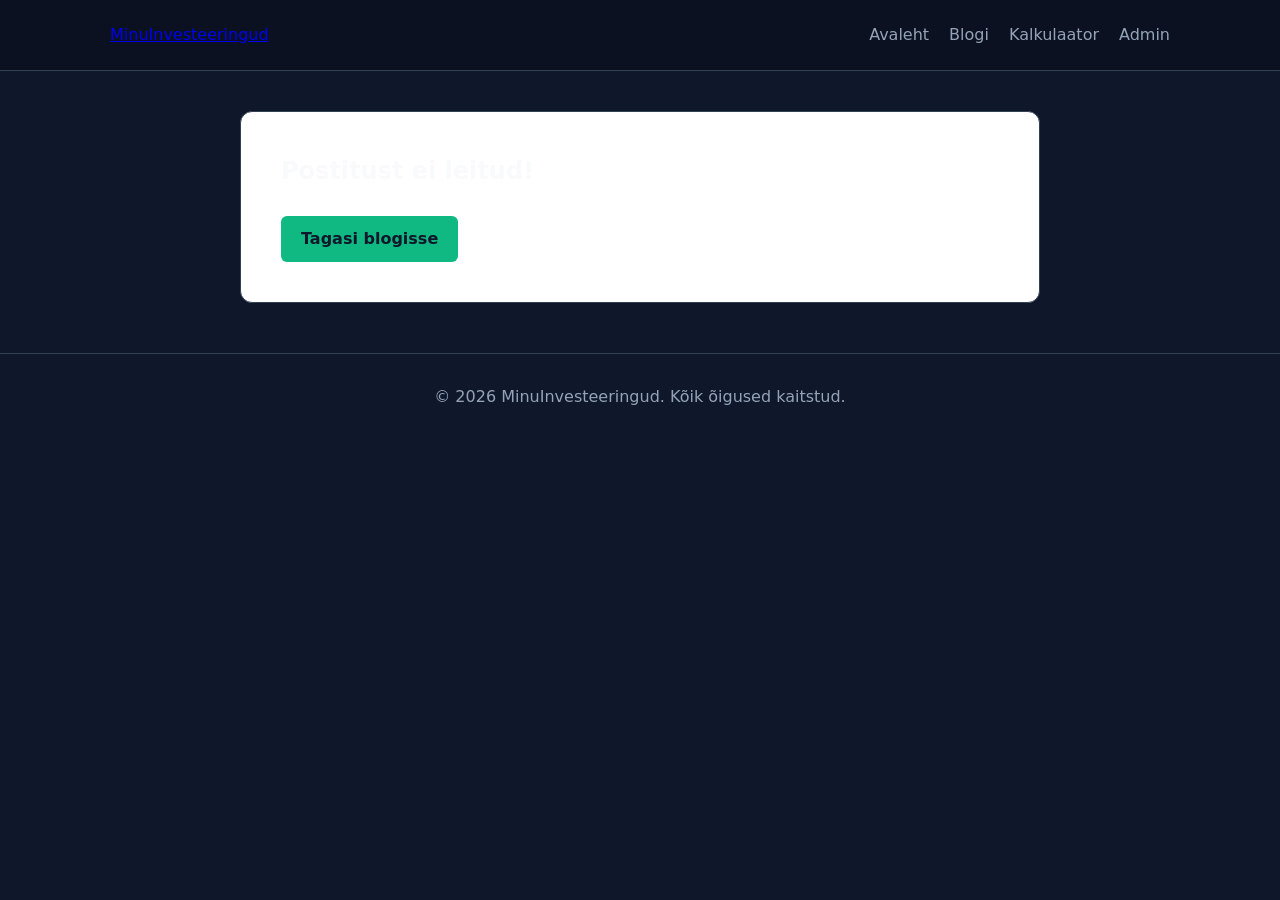
<file: postitus.html>
<!DOCTYPE html>
<html lang="et">
<head>
    <meta charset="UTF-8">
    <meta name="viewport" content="width=device-width, initial-scale=1.0">
    <title>Blogipostitus | MinuInvesteeringud</title>
    <link rel="stylesheet" href="style.css">
    <style>
        .post-container { max-width: 800px; background: white; padding: 40px; border-radius: 12px; margin: 40px auto; border: 1px solid var(--border-color); }
        .post-header { margin-bottom: 30px; text-align: center; }
        .post-meta { color: var(--text-muted); font-size: 0.9rem; margin-top: 10px; }
        .post-main-img { width: 100%; max-height: 400px; object-fit: cover; border-radius: 8px; margin-bottom: 30px; }
        .post-content { font-size: 1.1rem; line-height: 1.8; color: #334155; }
    </style>
</head>
<body>

    <header class="main-header">
        <div class="container nav-content">
            <a href="index.html" class="logo">MinuInvesteeringud</a>
            <nav>
                <ul>
                    <li><a href="index.html">Avaleht</a></li>
                    <li><a href="blog.html">Blogi</a></li>
                    <li><a href="kalkulaator.html">Kalkulaator</a></li>
                    <li><a href="login.html" class="btn-login">Admin</a></li>
                </ul>
            </nav>
        </div>
    </header>

    <main class="container">
        <article class="post-container" id="post-wrapper">
            <!-- Postituse sisu laetakse dünaamiliselt -->
        </article>
    </main>

    <footer>
        <div class="container">
            <p>&copy; 2026 MinuInvesteeringud. Kõik õigused kaitstud.</p>
        </div>
    </footer>

    <script>
        function loadSinglePost() {
            const urlParams = new URLSearchParams(window.location.search);
            const postId = parseInt(urlParams.get('id'));
            const posts = JSON.parse(localStorage.getItem('my_blog_posts')) || [];
            const post = posts.find(p => p.id === postId);

            const wrapper = document.getElementById('post-wrapper');
            if (post) {
                document.title = `${post.title} | MinuInvesteeringud`;
                wrapper.innerHTML = `
                    <div class="post-header">
                        <span class="blog-badge">${post.category}</span>
                        <h1 style="font-size: 2.5rem; margin-top: 10px;">${post.title}</h1>
                        <div class="post-meta">Avaldatud: ${post.date}</div>
                    </div>
                    <img src="${post.image}" class="post-main-img" alt="${post.title}">
                    <div class="post-content">${post.content.replace(/\n/g, '<br><br>')}</div>
                `;
            } else {
                wrapper.innerHTML = `<h2>Postitust ei leitud!</h2><br><a href="blog.html" class="btn">Tagasi blogisse</a>`;
            }
        }
        loadSinglePost();
    </script>
</body>
</html>
</file>
<file: style.css>
:root {
    --bg-dark: #0f172a;
    --card-bg: #1e293b;
    --border-color: #334155;
    --accent-green: #10b981;
    --accent-gold: #f59e0b;
    --text-main: #f8fafc;
    --text-muted: #94a3b8;
}

* {
    box-sizing: border-box;
    margin: 0;
    padding: 0;
}

body {
    background-color: var(--bg-dark);
    color: var(--text-main);
    font-family: system-ui, -apple-system, BlinkMacSystemFont, 'Segoe UI', Roboto, sans-serif;
    line-height: 1.6;
}

.container {
    max-width: 1100px;
    margin: 0 auto;
    padding: 0 20px;
}

/* Header & Navigatsioon */
.main-header {
    background-color: #0b1120;
    border-bottom: 1px solid var(--border-color);
    position: sticky;
    top: 0;
    z-index: 100;
}

.nav-content {
    display: flex;
    justify-content: space-between;
    align-items: center;
    height: 70px;
}

.logo-link {
    display: flex;
    align-items: center;
    text-decoration: none;
}

.site-logo {
    height: 48px;
    width: auto;
    border-radius: 8px;
    transition: transform 0.2s ease;
}

.site-logo:hover {
    transform: scale(1.05);
}

nav ul {
    display: flex;
    list-style: none;
    gap: 20px;
    align-items: center;
}

nav a {
    color: var(--text-muted);
    text-decoration: none;
    font-weight: 500;
    transition: color 0.2s;
}

nav a:hover, nav a.active {
    color: var(--accent-green);
}

/* Nupud */
.btn {
    display: inline-block;
    background: var(--accent-green);
    color: #0f172a;
    padding: 10px 20px;
    border-radius: 6px;
    font-weight: bold;
    text-decoration: none;
    border: none;
    cursor: pointer;
    transition: background 0.2s;
}

.btn:hover {
    background: #059669;
    color: white;
}

.btn-logout {
    background: rgba(239, 68, 68, 0.15);
    border: 1px solid #ef4444;
    color: #f87171;
    padding: 6px 12px;
    border-radius: 6px;
    cursor: pointer;
    font-size: 0.85rem;
    font-weight: bold;
    transition: all 0.2s ease;
}

.btn-logout:hover {
    background: #ef4444;
    color: white;
}

/* Kaardid & Plokid */
.card {
    background: var(--card-bg);
    border: 1px solid var(--border-color);
    border-radius: 12px;
    padding: 24px;
    margin-bottom: 20px;
}

/* Jalus */
footer {
    text-align: center;
    padding: 30px 0;
    color: var(--text-muted);
    border-top: 1px solid var(--border-color);
    margin-top: 50px;
}
</file>
